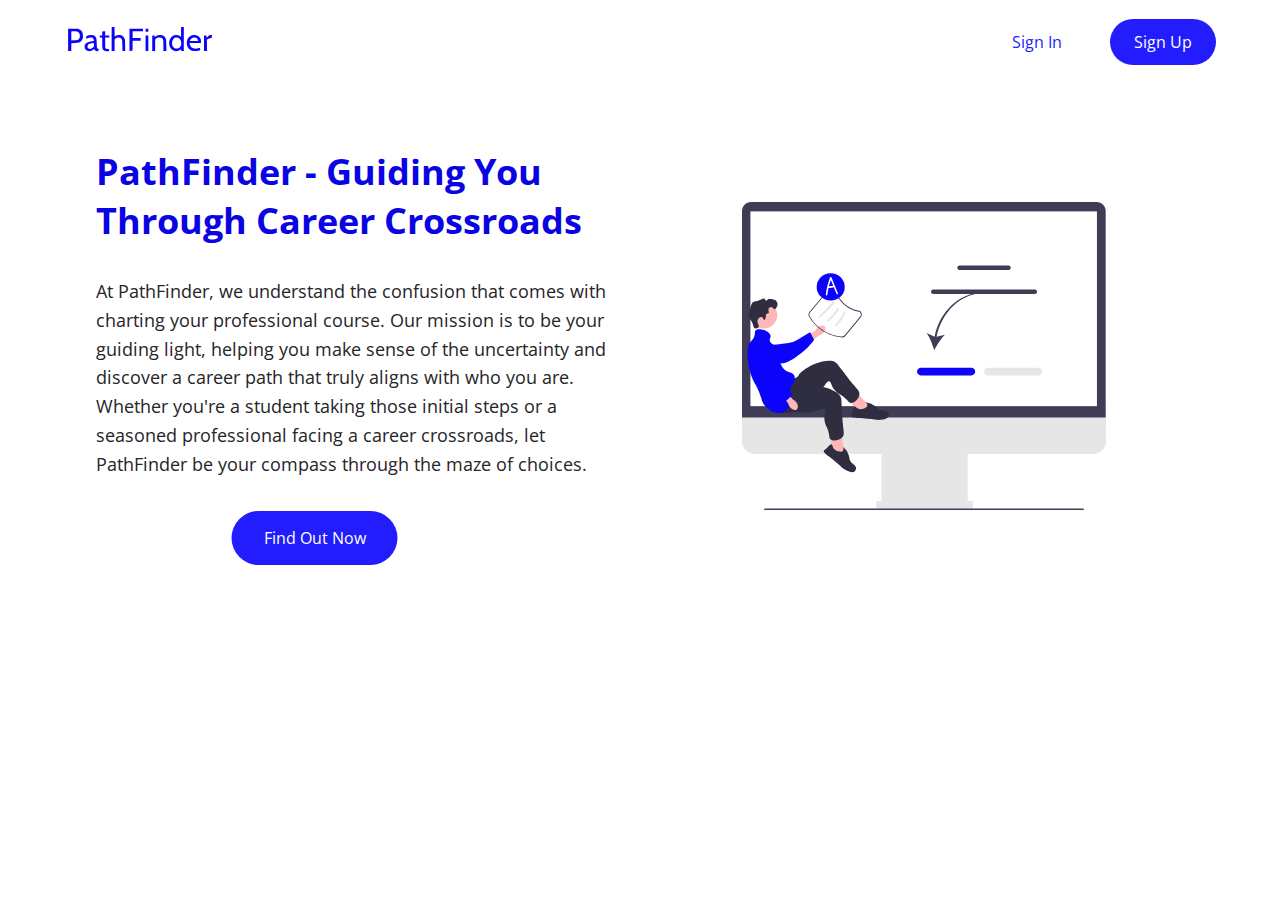
<file: index.html>
<!DOCTYPE html>
<html lang="en">
	<head>
		<meta charset="UTF-8" />
		<meta name="viewport" content="width=device-width, initial-scale=1.0" />
		<title>PathFinder - Unlock Your Potential</title>
		<link rel="shortcut icon" href="./images/favicon.png" type="image/x-icon" />
		<link rel="stylesheet" href="./general.css" />
		<link rel="stylesheet" href="./style.css" />
	</head>
	<body>
		<header class="main-header">
			<nav class="header-nav container">
				<a href="./index.html">
					<img class="logo" src="./images/logo.svg" alt="PathFinder Logo" />
				</a>
				<ul class="header-menu">
					<li><a class="nav-links" href="./signin.html">Sign In</a></li>
					<li><a class="btn btn--signup" href="./signup.html">Sign Up</a></li>
				</ul>
			</nav>
		</header>

		<main>
			<section class="hero-section">
				<div class="container grid--2-cols">
					<div class="text-box">
						<h1 class="heading heading--primary">
							PathFinder - Guiding You Through Career Crossroads
						</h1>
						<p class="hero-text">
							At PathFinder, we understand the confusion that comes with
							charting your professional course. Our mission is to be your
							guiding light, helping you make sense of the uncertainty and
							discover a career path that truly aligns with who you are. Whether
							you're a student taking those initial steps or a seasoned
							professional facing a career crossroads, let PathFinder be your
							compass through the maze of choices.
						</p>
						<div class="cta-box">
							<a href="./signup.html" class="btn btn--cta">Find Out Now</a>
						</div>
					</div>
					<div class="img-box">
						<img
							class="hero-img"
							src="./images/online_test.svg"
							alt="Online Test Illustration"
						/>
					</div>
				</div>
			</section>
		</main>
	</body>
</html>
</file>
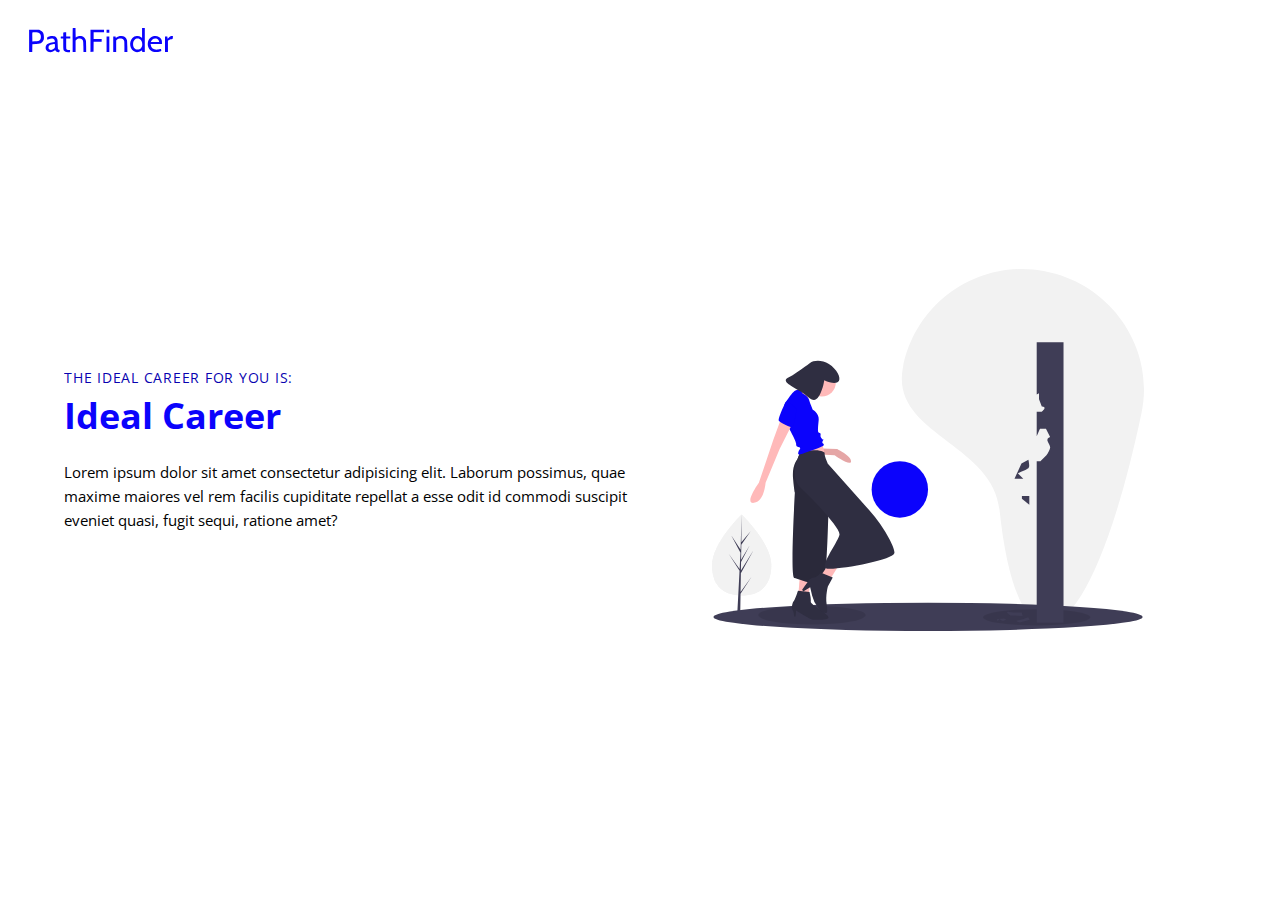
<file: result.html>
<!DOCTYPE html>
<html lang="en">
	<head>
		<meta charset="UTF-8" />
		<meta name="viewport" content="width=device-width, initial-scale=1.0" />
		<title>Results | PathFinder</title>

		<link rel="shortcut icon" href="./images/favicon.png" type="image/x-icon" />
		<link rel="stylesheet" href="./general.css" />
		<link rel="stylesheet" href="./result.css" />
	</head>
	<body>
		<main>
			<div class="logo-container">
				<a href="./index.html">
					<img class="logo" src="./images/logo.svg" alt="PathFinder Logo" />
				</a>
			</div>
			<div class="result-container">
				<div class="text-box">
					<p class="subheading">The ideal career for you is:</p>
					<h1 class="heading heading--result">Ideal Career</h1>
					<p class="result-description">
						Lorem ipsum dolor sit amet consectetur adipisicing elit. Laborum
						possimus, quae maxime maiores vel rem facilis cupiditate repellat a
						esse odit id commodi suscipit eveniet quasi, fugit sequi, ratione
						amet?
					</p>
				</div>
				<div class="img-box">
					<img
						src="./images/career.svg"
						alt="A career image"
						class="career-img"
					/>
				</div>
			</div>
		</main>

		<script src="./result.js"></script>
	</body>
</html>
</file>
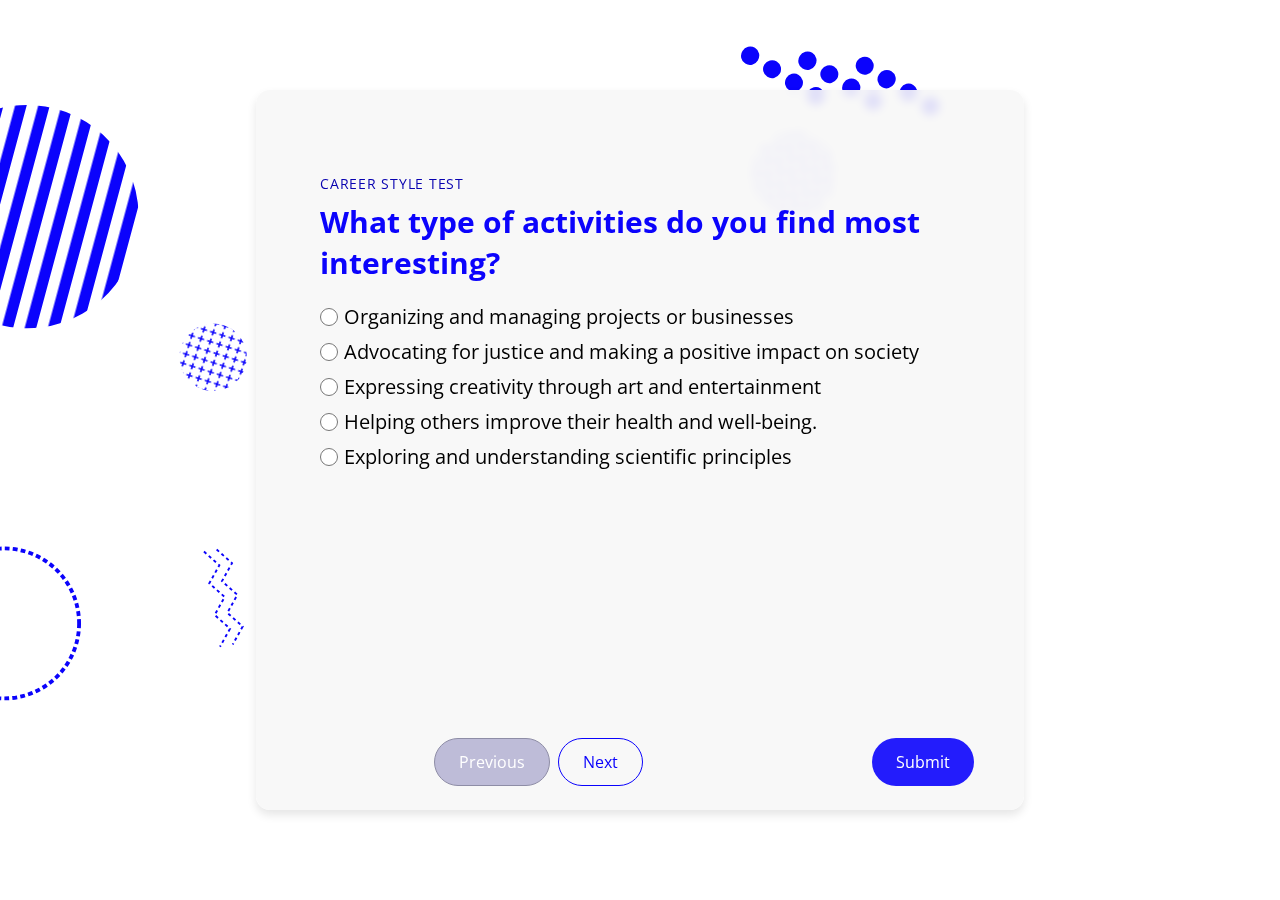
<file: test.html>
<!DOCTYPE html>
<html lang="en">
	<head>
		<meta charset="UTF-8" />
		<meta name="viewport" content="width=device-width, initial-scale=1.0" />
		<title>PathFinder | Test</title>

		<link rel="shortcut icon" href="./images/favicon.png" type="image/x-icon" />
		<link rel="stylesheet" href="./general.css" />
		<link rel="stylesheet" href="./test.css" />
	</head>
	<body>
		<main>
			<form
				onsubmit="findCareer(); return false;"
				action="javascript:void(0);"
				class="test-container"
			>
				<fieldset class="test-slide" id="slide1">
					<p class="subheading">Career Style Test</p>
					<h3 class="heading heading--tertiary">
						What type of activities do you find most interesting?
					</h3>
					<label for="radio--1a" class="inputs">
						<input type="radio" name="question-1" value="3" id="radio--1a" />
						<p class="input-text">
							Organizing and managing projects or businesses
						</p>
					</label>
					<label for="radio--1b" class="inputs">
						<input type="radio" name="question-1" value="2" id="radio--1b" />
						<p class="input-text">
							Advocating for justice and making a positive impact on society
						</p>
					</label>
					<label for="radio--1c" class="inputs">
						<input type="radio" name="question-1" value="1" id="radio--1c" />
						<p class="input-text">
							Expressing creativity through art and entertainment
						</p>
					</label>
					<label for="radio--1d" class="inputs">
						<input type="radio" name="question-1" value="5" id="radio--1d" />
						<p class="input-text">
							Helping others improve their health and well-being.
						</p>
					</label>
					<label for="radio--1e" class="inputs">
						<input type="radio" name="question-1" value="4" id="radio--1e" />
						<p class="input-text">
							Exploring and understanding scientific principles
						</p>
					</label>
				</fieldset>

				<fieldset class="test-slide" id="slide2">
					<p class="subheading">Career Style Test</p>
					<h3 class="heading heading--tertiary">
						How do you prefer to solve problems?
					</h3>
					<label for="radio--2a" class="inputs">
						<input type="radio" name="question-2" value="4" id="radio--2a" />
						<p class="input-text">
							Applying logical reasoning and scientific methods
						</p>
					</label>
					<label for="radio--2b" class="inputs">
						<input type="radio" name="question-2" value="2" id="radio--2b" />
						<p class="input-text">Considering legal and ethical implications</p>
					</label>
					<label for="radio--2c" class="inputs">
						<input type="radio" name="question-2" value="1" id="radio--2c" />
						<p class="input-text">Thinking creatively and outside the box</p>
					</label>
					<label for="radio--2d" class="inputs">
						<input type="radio" name="question-2" value="5" id="radio--2d" />
						<p class="input-text">
							Analyzing symptoms and finding medical solutions.
						</p>
					</label>
					<label for="radio--2e" class="inputs">
						<input type="radio" name="question-2" value="3" id="radio--2e" />
						<p class="input-text">
							Developing strategic plans and making decisions
						</p>
					</label>
				</fieldset>

				<fieldset class="test-slide" id="slide3">
					<p class="subheading">Career Style Test</p>
					<h3 class="heading heading--tertiary">
						What type of work environment appeals to you the most?
					</h3>
					<label for="radio--3a" class="inputs">
						<input type="radio" name="question-3" value="4" id="radio--3a" />
						<p class="input-text">
							Laboratories, research institutions, or tech companies
						</p>
					</label>
					<label for="radio--3b" class="inputs">
						<input type="radio" name="question-3" value="1" id="radio--3b" />
						<p class="input-text">Art studios, theaters, or creative spaces</p>
					</label>
					<label for="radio--3c" class="inputs">
						<input type="radio" name="question-3" value="5" id="radio--3c" />
						<p class="input-text">Hospitals, clinics, or healthcare settings</p>
					</label>
					<label for="radio--3d" class="inputs">
						<input type="radio" name="question-3" value="3" id="radio--3d" />
						<p class="input-text">
							Offices, boardrooms, or entrepreneurial ventures
						</p>
					</label>
					<label for="radio--3e" class="inputs">
						<input type="radio" name="question-3" value="2" id="radio--3e" />
						<p class="input-text">
							Law firms, government agencies, or public service organizations
						</p>
					</label>
				</fieldset>

				<fieldset class="test-slide" id="slide4">
					<p class="subheading">Career Style Test</p>
					<h3 class="heading heading--tertiary">
						How do you handle challenges or high-pressure situations?
					</h3>
					<label for="radio--4a" class="inputs">
						<input type="radio" name="question-4" value="5" id="radio--4a" />
						<p class="input-text">Stay calm and focused on finding solutions</p>
					</label>
					<label for="radio--4b" class="inputs">
						<input type="radio" name="question-4" value="4" id="radio--4b" />
						<p class="input-text">Analyze data and apply scientific methods</p>
					</label>
					<label for="radio--4c" class="inputs">
						<input type="radio" name="question-4" value="2" id="radio--4c" />
						<p class="input-text">
							Evaluate legal implications and consider ethical aspects
						</p>
					</label>
					<label for="radio--4d" class="inputs">
						<input type="radio" name="question-4" value="3" id="radio--4d" />
						<p class="input-text">Take charge and make decisive decisions</p>
					</label>
					<label for="radio--4e" class="inputs">
						<input type="radio" name="question-4" value="1" id="radio--4e" />
						<p class="input-text">
							Embrace creativity to find unique approaches
						</p>
					</label>
				</fieldset>

				<fieldset class="test-slide" id="slide5">
					<p class="subheading">Career Style Test</p>
					<h3 class="heading heading--tertiary">
						What is your long-term career goal?
					</h3>
					<label for="radio--5a" class="inputs">
						<input type="radio" name="question-5" value="5" id="radio--5a" />
						<p class="input-text">Becoming a healthcare professional</p>
					</label>
					<label for="radio--5b" class="inputs">
						<input type="radio" name="question-5" value="3" id="radio--5b" />
						<p class="input-text">Climbing the ladder in business management</p>
					</label>
					<label for="radio--5c" class="inputs">
						<input type="radio" name="question-5" value="2" id="radio--5c" />
						<p class="input-text">
							Contributing to law and public policy initiatives
						</p>
					</label>
					<label for="radio--5d" class="inputs">
						<input type="radio" name="question-5" value="1" id="radio--5d" />
						<p class="input-text">
							Pursuing a career in the arts or entertainment industry
						</p>
					</label>
					<label for="radio--5e" class="inputs">
						<input type="radio" name="question-5" value="4" id="radio--5e" />
						<p class="input-text">
							Advancing in a scientific or technological field
						</p>
					</label>
				</fieldset>

				<fieldset class="test-slide" id="slide6">
					<p class="subheading">Career Personality Test</p>
					<h3 class="heading heading--tertiary">
						How do you prefer to spend your free time?
					</h3>
					<label for="radio--6a" class="inputs">
						<input type="radio" name="question-6" value="4" id="radio--6a" />
						<p class="input-text">
							Sports, Robotics, Games and outdoor activities
						</p>
					</label>
					<label for="radio--6b" class="inputs">
						<input type="radio" name="question-6" value="5" id="radio--6b" />
						<p class="input-text">
							Volunteering, caretaking, and community involvement
						</p>
					</label>
					<label for="radio--6c" class="inputs">
						<input type="radio" name="question-6" value="1" id="radio--6c" />
						<p class="input-text">
							Engaging in creative activities like drawing, writing, or
							performing arts
						</p>
					</label>
					<label for="radio--6d" class="inputs">
						<input type="radio" name="question-6" value="2" id="radio--6d" />
						<p class="input-text">
							Reading, Binging, Debating and friendship gatherings
						</p>
					</label>
					<label for="radio--6e" class="inputs">
						<input type="radio" name="question-6" value="3" id="radio--6e" />
						<p class="input-text">Drawing, Shopping, Sports and Games</p>
					</label>
				</fieldset>

				<fieldset class="test-slide" id="slide7">
					<p class="subheading">Career Personality Test</p>
					<h3 class="heading heading--tertiary">
						What type of challenges do you find most intriguing?
					</h3>
					<label for="radio--7a" class="inputs">
						<input type="radio" name="question-7" value="3" id="radio--7a" />
						<p class="input-text">
							Strategic challenges related to business management and growth
						</p>
					</label>
					<label for="radio--7b" class="inputs">
						<input type="radio" name="question-7" value="4" id="radio--7b" />
						<p class="input-text">
							Complex scientific or technological puzzles
						</p>
					</label>
					<label for="radio--7c" class="inputs">
						<input type="radio" name="question-7" value="5" id="radio--7c" />
						<p class="input-text">
							Medical or health-related problems and finding solutions
						</p>
					</label>
					<label for="radio--7d" class="inputs">
						<input type="radio" name="question-7" value="1" id="radio--7d" />
						<p class="input-text">
							Creative challenges that allow you to express yourself
							artistically
						</p>
					</label>
					<label for="radio--7e" class="inputs">
						<input type="radio" name="question-7" value="2" id="radio--7e" />
						<p class="input-text">
							Legal challenges and issues related to justice and societal impact
						</p>
					</label>
				</fieldset>

				<fieldset class="test-slide" id="slide8">
					<p class="subheading">Career Personality Test</p>
					<h3 class="heading heading--tertiary">
						How do you approach decision-making?
					</h3>
					<label for="radio--8a" class="inputs">
						<input type="radio" name="question-8" value="4" id="radio--8a" />
						<p class="input-text">
							Applying logical reasoning and scientific methods
						</p>
					</label>
					<label for="radio--8b" class="inputs">
						<input type="radio" name="question-8" value="2" id="radio--8b" />
						<p class="input-text">Evaluating legal and ethical implications</p>
					</label>
					<label for="radio--8c" class="inputs">
						<input type="radio" name="question-8" value="3" id="radio--8c" />
						<p class="input-text">
							Analyzing data and making informed, strategic decisions
						</p>
					</label>
					<label for="radio--8d" class="inputs">
						<input type="radio" name="question-8" value="5" id="radio--8d" />
						<p class="input-text">
							Considering the impact on people's health and well-being
						</p>
					</label>
					<label for="radio--8e" class="inputs">
						<input type="radio" name="question-8" value="1" id="radio--8e" />
						<p class="input-text">
							Trusting your intuition and creative instincts
						</p>
					</label>
				</fieldset>

				<fieldset class="test-slide" id="slide9">
					<p class="subheading">Career Personality Test</p>
					<h3 class="heading heading--tertiary">
						What kind of projects excite you the most?
					</h3>
					<label for="radio--9a" class="inputs">
						<input type="radio" name="question-9" value="3" id="radio--9a" />
						<p class="input-text">
							Business ventures with opportunities for growth and innovation
						</p>
					</label>
					<label for="radio--9b" class="inputs">
						<input type="radio" name="question-9" value="2" id="radio--9b" />
						<p class="input-text">
							Legal and policy projects addressing societal issues
						</p>
					</label>
					<label for="radio--9c" class="inputs">
						<input type="radio" name="question-9" value="1" id="radio--9c" />
						<p class="input-text">
							Artistic projects that involve creativity and self-expression
						</p>
					</label>
					<label for="radio--9d" class="inputs">
						<input type="radio" name="question-9" value="5" id="radio--9d" />
						<p class="input-text">
							Healthcare initiatives to improve community well-being
						</p>
					</label>
					<label for="radio--9e" class="inputs">
						<input type="radio" name="question-9" value="4" id="radio--9e" />
						<p class="input-text">
							Scientific research projects exploring new frontiers
						</p>
					</label>
				</fieldset>

				<fieldset class="test-slide" id="slide10">
					<p class="subheading">Career Personality Test</p>
					<h3 class="heading heading--tertiary">
						What motivates you in your career?
					</h3>
					<label for="radio--10a" class="inputs">
						<input type="radio" name="question-10" value="5" id="radio--10a" />
						<p class="input-text">
							Helping others and making a positive impact on their health
						</p>
					</label>
					<label for="radio--10b" class="inputs">
						<input type="radio" name="question-10" value="3" id="radio--10b" />
						<p class="input-text">
							Achieving success in business and making a mark in your industry
						</p>
					</label>
					<label for="radio--10c" class="inputs">
						<input type="radio" name="question-10" value="2" id="radio--10c" />
						<p class="input-text">
							Advocating for justice, fairness, and positive societal change
						</p>
					</label>
					<label for="radio--10d" class="inputs">
						<input type="radio" name="question-10" value="1" id="radio--10d" />
						<p class="input-text">
							Expressing yourself creatively and bringing ideas to life
						</p>
					</label>
					<label for="radio--10e" class="inputs">
						<input type="radio" name="question-10" value="4" id="radio--10e" />
						<p class="input-text">
							Advancing knowledge and contributing to scientific discoveries
						</p>
					</label>
				</fieldset>

				<fieldset class="test-slide" id="slide11">
					<p class="subheading">Career Skill Test</p>
					<h3 class="heading heading--tertiary">
						Which of the following skills do you excel at or enjoy developing
						the most?
					</h3>
					<label for="radio--11a" class="inputs">
						<input type="radio" name="question-11" value="4" id="radio--11a" />
						<p class="input-text">Analytical thinking and problem-solving</p>
					</label>
					<label for="radio--11b" class="inputs">
						<input type="radio" name="question-11" value="2" id="radio--11b" />
						<p class="input-text">Research and critical analysis</p>
					</label>
					<label for="radio--11c" class="inputs">
						<input type="radio" name="question-11" value="1" id="radio--11c" />
						<p class="input-text">Creativity and innovative thinking.</p>
					</label>
					<label for="radio--11d" class="inputs">
						<input type="radio" name="question-11" value="5" id="radio--11d" />
						<p class="input-text">Empathy and interpersonal communication</p>
					</label>
					<label for="radio--11e" class="inputs">
						<input type="radio" name="question-11" value="3" id="radio--11e" />
						<p class="input-text">Strategic planning and decision-making</p>
					</label>
				</fieldset>

				<fieldset class="test-slide" id="slide12">
					<p class="subheading">Career Skill Test</p>
					<h3 class="heading heading--tertiary">
						What type of projects do you feel most confident managing?
					</h3>
					<label for="radio--12a" class="inputs">
						<input type="radio" name="question-12" value="4" id="radio--12a" />
						<p class="input-text">
							Scientific or technological research projects
						</p>
					</label>
					<label for="radio--12b" class="inputs">
						<input type="radio" name="question-12" value="2" id="radio--12b" />
						<p class="input-text">
							Legal and policy-related projects addressing societal issues
						</p>
					</label>
					<label for="radio--12c" class="inputs">
						<input type="radio" name="question-12" value="3" id="radio--12c" />
						<p class="input-text">
							Business projects with a focus on growth and efficiency
						</p>
					</label>
					<label for="radio--12d" class="inputs">
						<input type="radio" name="question-12" value="5" id="radio--12d" />
						<p class="input-text">
							Healthcare initiatives or community wellness programs
						</p>
					</label>
					<label for="radio--12e" class="inputs">
						<input type="radio" name="question-12" value="1" id="radio--12e" />
						<p class="input-text">
							Creative projects like art exhibitions or performances
						</p>
					</label>
				</fieldset>

				<fieldset class="test-slide" id="slide13">
					<p class="subheading">Career Skill Test</p>
					<h3 class="heading heading--tertiary">
						In a team setting, which role do you naturally gravitate towards?
					</h3>
					<label for="radio--13a" class="inputs">
						<input type="radio" name="question-13" value="5" id="radio--13a" />
						<p class="input-text">Supportive and caring team member</p>
					</label>
					<label for="radio--13b" class="inputs">
						<input type="radio" name="question-13" value="4" id="radio--13b" />
						<p class="input-text">Analyst or problem solver</p>
					</label>
					<label for="radio--13c" class="inputs">
						<input type="radio" name="question-13" value="2" id="radio--13c" />
						<p class="input-text">Advocate for fairness and justice</p>
					</label>
					<label for="radio--13d" class="inputs">
						<input type="radio" name="question-13" value="3" id="radio--13d" />
						<p class="input-text">Leader or project manager</p>
					</label>
					<label for="radio--13e" class="inputs">
						<input type="radio" name="question-13" value="1" id="radio--13e" />
						<p class="input-text">Creative idea generator</p>
					</label>
				</fieldset>

				<fieldset class="test-slide" id="slide6">
					<p class="subheading">Career Skill Test</p>
					<h3 class="heading heading--tertiary">
						What type of information do you find most interesting to learn
						about?
					</h3>
					<label for="radio--14a" class="inputs">
						<input type="radio" name="question-14" value="4" id="radio--14a" />
						<p class="input-text">
							Scientific principles and technological advancements
						</p>
					</label>
					<label for="radio--14b" class="inputs">
						<input type="radio" name="question-14" value="5" id="radio--14b" />
						<p class="input-text">Medical and health-related information</p>
					</label>
					<label for="radio--14c" class="inputs">
						<input type="radio" name="question-14" value="1" id="radio--14c" />
						<p class="input-text">Artistic and creative concepts</p>
					</label>
					<label for="radio--14d" class="inputs">
						<input type="radio" name="question-14" value="2" id="radio--14d" />
						<p class="input-text">Legal and policy frameworks</p>
					</label>
					<label for="radio--14e" class="inputs">
						<input type="radio" name="question-14" value="3" id="radio--14e" />
						<p class="input-text">
							Business strategies and management techniques
						</p>
					</label>
				</fieldset>

				<fieldset class="test-slide" id="slide15">
					<p class="subheading">Career Skill Test</p>
					<h3 class="heading heading--tertiary">
						Which aspect of a job is most appealing to you?
					</h3>
					<label for="radio--15a" class="inputs">
						<input type="radio" name="question-15" value="4" id="radio--15a" />
						<p class="input-text">
							Contributing to scientific discoveries and advancements
						</p>
					</label>
					<label for="radio--15b" class="inputs">
						<input type="radio" name="question-15" value="1" id="radio--15b" />
						<p class="input-text">
							Expressing creativity and bringing ideas to life
						</p>
					</label>
					<label for="radio--15c" class="inputs">
						<input type="radio" name="question-15" value="5" id="radio--15c" />
						<p class="input-text">
							Helping and improving the well-being of individuals or communities
						</p>
					</label>
					<label for="radio--15d" class="inputs">
						<input type="radio" name="question-15" value="3" id="radio--15d" />
						<p class="input-text">
							Leading and making strategic decisions for an organization
						</p>
					</label>
					<label for="radio--15e" class="inputs">
						<input type="radio" name="question-15" value="2" id="radio--15e" />
						<p class="input-text">Advocating for justice and societal impact</p>
					</label>
				</fieldset>

				<div class="btn-container">
					<div>
						<button type="button" class="btn btn--prev">Previous</button>
						<button type="button" class="btn btn--next">Next</button>
					</div>
					<button type="submit" class="btn btn--submit">Submit</button>
				</div>
			</form>
		</main>

		<script src="./test.js"></script>
	</body>
</html>
</file>
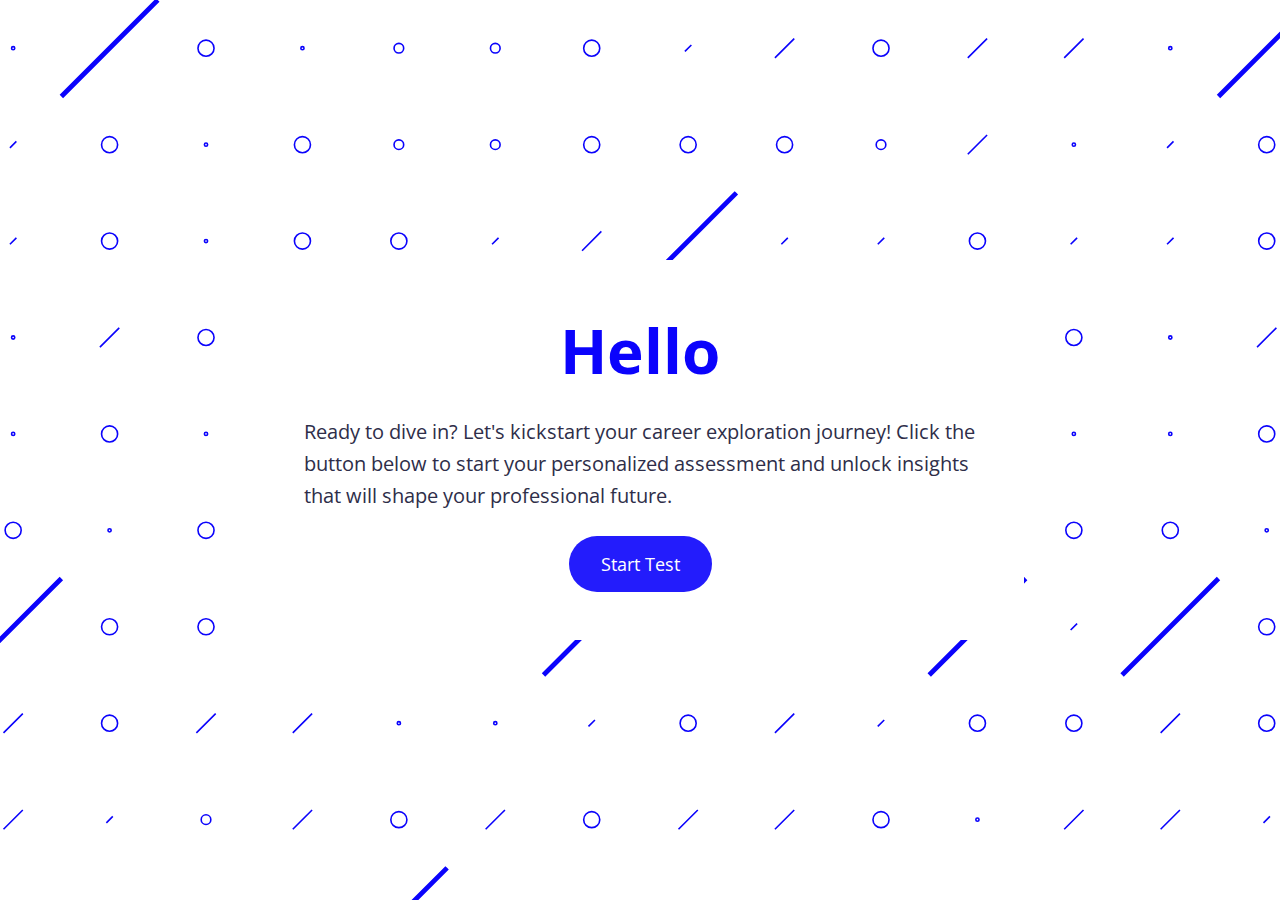
<file: welcome.html>
<!DOCTYPE html>
<html lang="en">
	<head>
		<meta charset="UTF-8" />
		<meta name="viewport" content="width=device-width, initial-scale=1.0" />
		<title>PathFinder - Unlock Your Potential</title>

		<link rel="shortcut icon" href="./images/favicon.png" type="image/x-icon" />
		<link rel="stylesheet" href="./general.css" />
		<link rel="stylesheet" href="./welcome.css" />
	</head>
	<body>
		<main>
			<div class="container">
				<h1 class="heading heading--welcome">
					Hello <span class="user-name">Username</span>
				</h1>
				<p class="welcome-text">
					Ready to dive in? Let's kickstart your career exploration journey!
					Click the button below to start your personalized assessment and
					unlock insights that will shape your professional future.
				</p>
				<a href="./test.html" class="btn btn--cta">Start Test</a>
			</div>
		</main>

		<script>
			let Username = document.querySelector('.user-name');
			let urlParams = new URLSearchParams(window.location.search);
			let firstName = urlParams.get('firstName');

			Username.textContent = firstName;
		</script>
	</body>
</html>
</file>
<file: general.css>
/*

--- 01 Typography System:
- Font Sizes (px):
10 / 12 / 14 / 16 / 18 / 20 / 24 / 30 / 36 / 44 / 52 / 62 / 74 / 86 / 98
- Font weights:
- Default : 400
- Medium : 500
- Semi-bold : 600
- Bold : 700

- Line heights:
Default : 1
Small: 1.05, 
Paragraph default:1.6

-- 02 Colors

- Primary: #0b03fc
- Tints: #fdf2e9
- Shades: #cf711f
- Accents: 
- Greys: #555, #333


-- 04 Border-Radius
Default: 9px

-- 05 Whitespace
- Spacing System (px) 2 / 4 / 8 / 12 / 16 / 24 / 32 / 48 / 64 / 80 / 96 / 128

*/


@import url('https://fonts.googleapis.com/css2?family=Open+Sans:wght@400;500;600;700&display=swap');

*,
*::before,
*::after {
  margin: 0;
  padding: 0;
  box-sizing: border-box;
}

:root {
  --primary-colour: #0b03fc;
  --primary-colour-tint--100: #231cfc;
  --primary-colour-shade--100: #0a03e3;
  --text-grey: #262628;
  --navbar-colour: #ffffffb3;
  --white: #ffffff;
}

html {
  font-size: 62.5%;
}

body {
  font-family: 'Open Sans', sans-serif;
}


/* ******************************** */
/* General Reusable Styles */

.btn,
.btn:visited,
.btn:link {
  text-decoration: none;
  background-color: var(--primary-colour-tint--100);
  color: var(--white);
  border-radius: 100px;
}

.btn:hover,
.btn:active {
  background-color: var(--primary-colour-shade--100);
  font-weight: 600;
}

.heading {
  font-weight: 700;
}

.heading--primary {
  font-size: 3.6rem;
  color: var(--primary-colour-shade--100);
}
</file>
<file: style.css>
/* *************************8 */
/* General/ Reusable Styles */
.container {
  margin: 0 5vw;
  padding: 0 3.2rem;
}

.grid--2-cols {
  display: grid;
  grid-template-columns: repeat(2, 1fr);
  align-items: center;
  gap: 4.8rem;
}

p {
  line-height: 1.6;
  font-size: 1.8rem;
}

/* ************************** */
/* Header Section */

.main-header {
  width: 100%;
  transition: all 0.3s;
}

.header-nav {
  display: flex;
  align-items: center;
  justify-content: space-between;
  padding: 2.4rem 0;
}

.logo {
  height: 3.2rem;
}

.header-menu {
  display: flex;
  align-items: center;
  gap: 4.8rem;
  list-style: none;
}

.nav-links:visited,
.nav-links:link {
  text-decoration: none;
  color: var(--primary-colour-tint--100);
  font-size: 1.6rem;
  transition: all 0.3s;
  border-bottom: 1.5px solid transparent;
}

.nav-links:hover,
.nav-links:active {
  color: var(--primary-colour-shade--100);
  font-weight: 600;
  border-color: currentColor;
}

.btn--signup:visited,
.btn--signup:link {
  font-size: 1.6rem;
  padding: 1.2rem 2.4rem;
}

/* ************************* */
/* Hero Section */
.hero-section {
  padding: 6.4rem 0;
}

.text-box {
  display: flex;
  flex-direction: column;
  gap: 3.2rem;
}

.hero-text {
  color: var(--text-grey);
}

.cta-box {
  display: flex;
  justify-content: center;
}

.btn--cta {
  font-size: 1.6rem;
  padding: 1.6rem 3.2rem;
  transform: translateX(-25%);
}

.img-box {
  display: flex;
  align-items: center;
  justify-content: center;
  gap: 4.8rem;
}

.hero-img {
  width: 70%;
}
</file>
<file: result.css>
body {
  display: flex;
  align-items: center;
  justify-content: center;
  height: 100dvh;
  position: relative;
}

.logo-container {
  position: absolute;
  top: 25px;
  left: 25px;
}

.logo {
  height: 3.2rem;
}

.result-container {
  display: grid;
  grid-template-columns: repeat(2, 1fr);
  align-items: center;
  padding: 6.4rem;
}

.text-box {
  display: flex;
  flex-direction: column;
  align-items: start;
  gap: 0.4rem;
}

.subheading {
  font-size: 1.4rem;
  text-transform: uppercase;
  letter-spacing: 0.75px;
  color: #0802b0;
}

.heading--result {
  font-size: 3.6rem;
  color: var(--primary-colour);
}

.result-description {
  font-size: 1.5rem;
  line-height: 1.6;
  margin-top: 1.6rem;
}

.img-box {
  display: flex;
  align-items: center;
  justify-content: center;
  gap: 4.8rem;
}

.career-img {
  width: 75%;
}
</file>
<file: test.css>
body {
  background-image: url(./images/Colored\ Patterns.svg);
  background-size: cover;
  background-repeat: no-repeat;
  background-position: center;
}

main {
  height: 100dvh;
  display: flex;
  align-items: center;
  justify-content: center;
}

.test-container {
  background-color: rgba(247, 247, 247, 0.9);
  backdrop-filter: blur(5px);
  border-radius: 14px;
  width: 60vw;
  height: 80vh;
  overflow: hidden;
  padding: 8.4rem 6.4rem 4.8rem;
  position: relative;
  box-shadow: 0px 5px 10px rgba(0, 0, 0, 0.1)
}

.test-slide {
  width: 100%;
  display: flex;
  flex-direction: column;
  gap: 0.8rem;
  align-items: start;
  border: none;
}

.subheading {
  font-size: 1.4rem;
  text-transform: uppercase;
  letter-spacing: 0.75px;
  color: #0802b0;
}

.heading--tertiary {
  font-size: 3rem;
  margin-bottom: 1.2rem;
  color: var(--primary-colour);
}

.inputs {
  display: flex;
  align-items: center;
  gap: 0.6rem;
}

.input-text {
  font-size: 2rem;
}

input[type="radio"] {
  width: 1.8rem;
  height: 1.8rem;
  accent-color: var(--primary-colour);
  cursor: pointer;
}

.btn-container {
  margin-top: 4.8rem;
  display: flex;
  justify-content: space-around;
  position: absolute;
  bottom: 2.4rem;
  width: 100%;
}

.btn-container div {
  display: flex;
  gap: 0.8rem;
}

.btn {
  font-family: 'Open Sans', sans-serif;
  border: none;
  padding: 1.2rem 2.4rem;
  font-size: 1.6rem;
  cursor: pointer;
}

.btn--prev,
.btn--next {
  background-color: inherit;
  border: 1.5px solid var(--primary-colour);
  color: var(--primary-colour);
  border-radius: 100px;
}

.btn--prev:hover,
.btn--next:hover {
  background-color: initial;
}

.btn--prev:disabled,
.btn--next:disabled {
  background-color: #bebcd8;
  border-color: #8e8da6;
  color: #fff;
  cursor: initial;
}

.btn--prev:disabled.btn--prev:hover,
.btn--next:disabled.btn--next:hover {
  font-weight: initial;
}
</file>
<file: welcome.css>
body {
  min-height: 100dvh;
  background-image: url(./images/sprinkle.svg);
  background-size: cover;
  background-repeat: no-repeat;
  background-position: center;
  display: flex;
  align-items: center;
  justify-content: center;
  position: relative;
}

.container {
  max-width: 60vw;
  display: flex;
  flex-direction: column;
  align-items: center;
  padding: 4.8rem;
  gap: 2.4rem;
  background-color: #fff;
}

.heading--welcome {
  font-size: 6.2rem;
  color: var(--primary-colour);
}

.user-name {
  color: #9d9afe;
}

.welcome-text {
  font-size: 2rem;
  line-height: 1.6;
  color: #2e2e49;
}

.btn--cta {
  font-size: 1.8rem;
  padding: 1.6rem 3.2rem;
}
</file>
